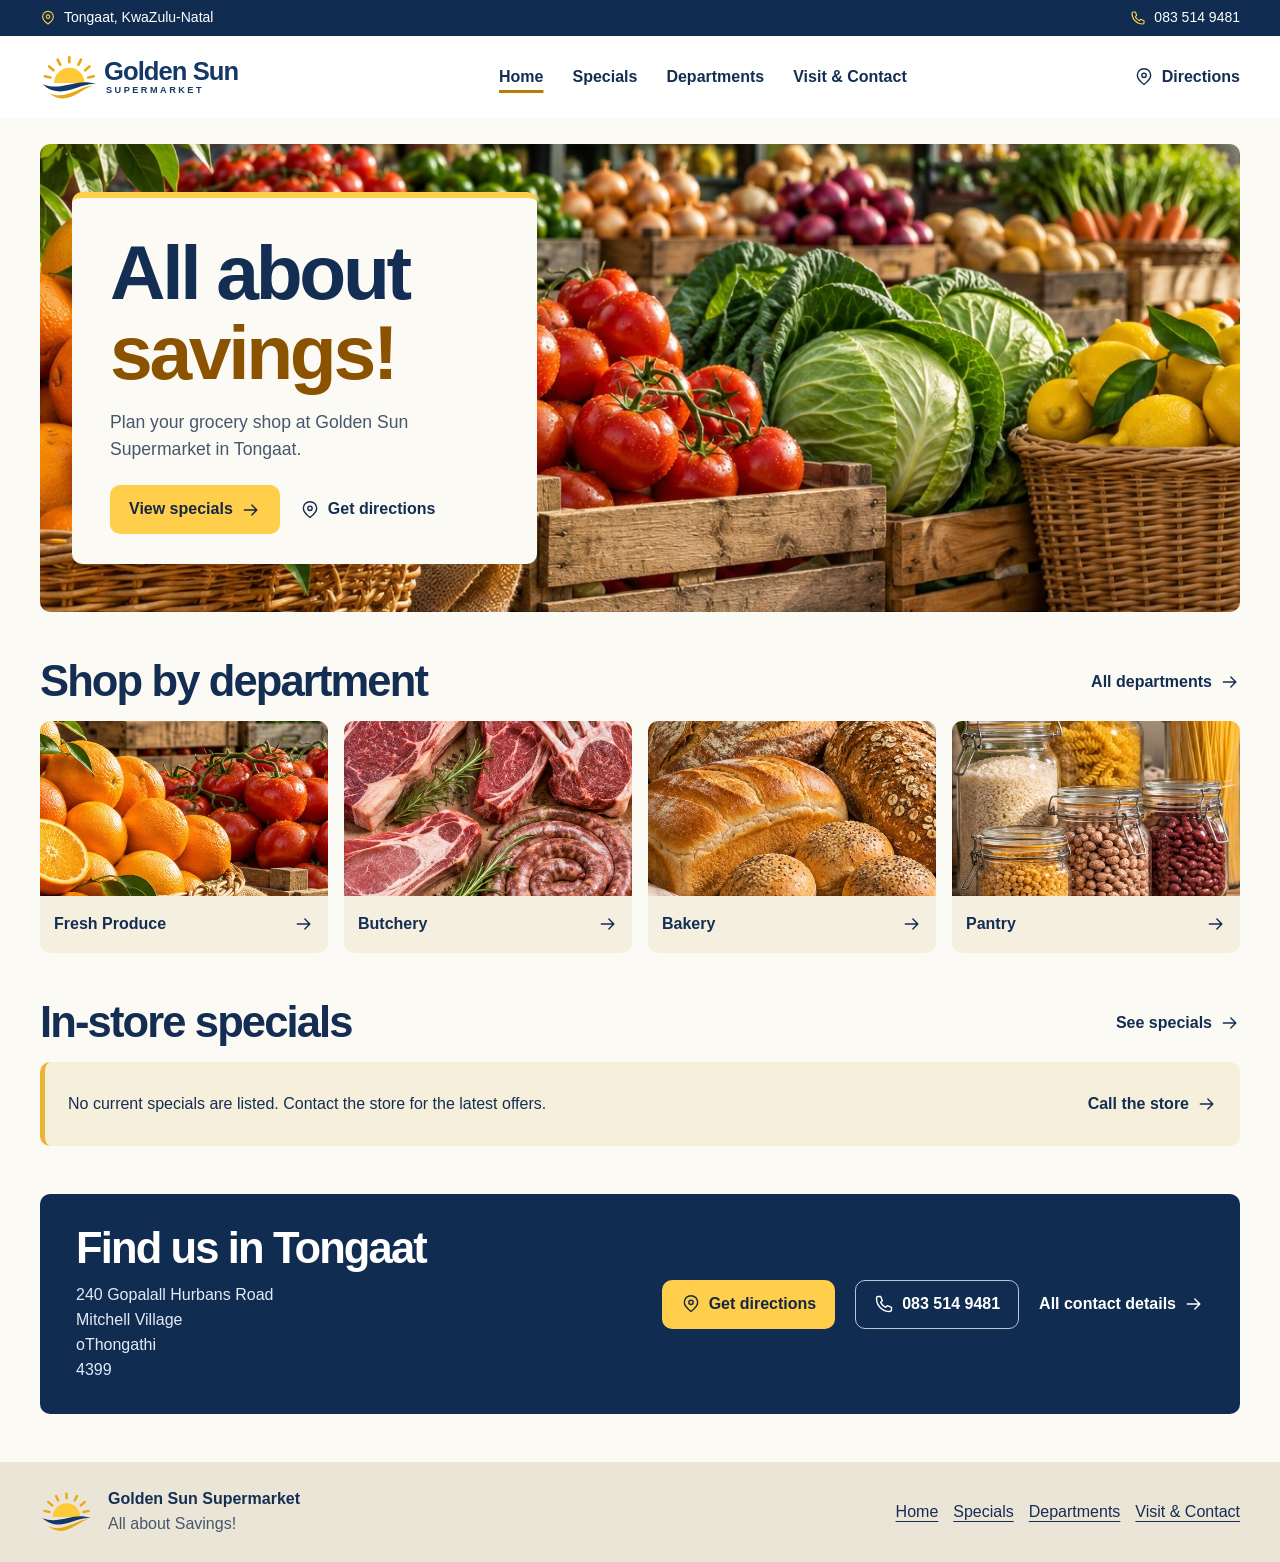
<file: index.html>
<!doctype html>
<html lang="en-ZA">
<head>
<meta charset="utf-8">
<meta name="viewport" content="width=device-width, initial-scale=1">
<meta name="description" content="Check in-store specials, browse grocery departments and find Golden Sun Supermarket in Tongaat, KwaZulu-Natal.">
<title>Golden Sun Supermarket | Tongaat</title>
<link rel="icon" href="assets/sun-mark.svg" type="image/svg+xml">
<link rel="stylesheet" href="styles.css">
<script type="module" src="site.mjs"></script>
</head>
<body>
<a class="skip" href="#main">Skip to content</a>
<div class="topbar"><div class="wrap top-inner"><span><svg aria-hidden="true" viewBox="0 0 24 24" width="20" height="20" fill="none" stroke="currentColor" stroke-width="1.7" stroke-linecap="round" stroke-linejoin="round"><path d="M20 10c0 5-8 11-8 11S4 15 4 10a8 8 0 1 1 16 0Z"/><circle cx="12" cy="10" r="2.6"/></svg> Tongaat, KwaZulu-Natal</span><a href="tel:+27835149481"><svg aria-hidden="true" viewBox="0 0 24 24" width="20" height="20" fill="none" stroke="currentColor" stroke-width="1.7" stroke-linecap="round" stroke-linejoin="round"><path d="M8 3H5a2 2 0 0 0-2 2c0 9 7 16 16 16a2 2 0 0 0 2-2v-3l-5-2-2 2a13 13 0 0 1-6-6l2-2Z"/></svg> 083 514 9481</a></div></div>
<header class="site-header"><div class="wrap header-inner"><a class="brand" href="index.html" aria-label="Golden Sun Supermarket home"><img class="logo-full" src="assets/golden-sun.svg" width="232" height="53" alt="Golden Sun Supermarket"><span class="logo-mobile" aria-hidden="true"><img src="assets/sun-mark.svg" width="43" height="36" alt="">Golden Sun</span></a>
<button class="menu-toggle" type="button" aria-expanded="false" aria-controls="primary-nav" hidden>Menu <svg aria-hidden="true" viewBox="0 0 24 24" width="20" height="20" fill="none" stroke="currentColor" stroke-width="1.7" stroke-linecap="round" stroke-linejoin="round"><path d="M4 6h16M4 12h16M4 18h16"/></svg></button>
<nav id="primary-nav" aria-label="Main navigation"><a href="index.html" aria-current="page">Home</a><a href="specials.html">Specials</a><a href="departments.html">Departments</a><a href="visit.html">Visit & Contact</a></nav><a class="header-directions text-link" href="https://www.google.com/maps/dir/?api=1&amp;destination=Golden%20Sun%20Supermarket%2C%20240%20Gopalall%20Hurbans%20Road%2C%20Mitchell%20Village%2C%20oThongathi%2C%204399%2C%20South%20Africa"><svg aria-hidden="true" viewBox="0 0 24 24" width="20" height="20" fill="none" stroke="currentColor" stroke-width="1.7" stroke-linecap="round" stroke-linejoin="round"><path d="M20 10c0 5-8 11-8 11S4 15 4 10a8 8 0 1 1 16 0Z"/><circle cx="12" cy="10" r="2.6"/></svg> Directions</a></div></header>
<main id="main" class="wrap" tabindex="-1">
    <section class="hero" aria-labelledby="home-heading">
      <img class="hero-photo" src="assets/hero.jpg" width="1536" height="511" fetchpriority="high" alt="Crates of oranges, tomatoes and leafy greens">
      <div class="hero-panel"><h1 id="home-heading">All about<br><em>savings!</em></h1><p>Plan your grocery shop at Golden Sun Supermarket in Tongaat.</p><div class="actions"><a class="button gold" href="specials.html">View specials <svg aria-hidden="true" viewBox="0 0 24 24" width="20" height="20" fill="none" stroke="currentColor" stroke-width="1.7" stroke-linecap="round" stroke-linejoin="round"><path d="M4 12h15m-6-6 6 6-6 6"/></svg></a><a class="text-link" href="https://www.google.com/maps/dir/?api=1&amp;destination=Golden%20Sun%20Supermarket%2C%20240%20Gopalall%20Hurbans%20Road%2C%20Mitchell%20Village%2C%20oThongathi%2C%204399%2C%20South%20Africa"><svg aria-hidden="true" viewBox="0 0 24 24" width="20" height="20" fill="none" stroke="currentColor" stroke-width="1.7" stroke-linecap="round" stroke-linejoin="round"><path d="M20 10c0 5-8 11-8 11S4 15 4 10a8 8 0 1 1 16 0Z"/><circle cx="12" cy="10" r="2.6"/></svg> Get directions</a></div></div>
    </section>
    <section class="section" aria-labelledby="departments-title"><div class="section-heading"><h2 id="departments-title">Shop by department</h2><a class="text-link" href="departments.html">All departments <svg aria-hidden="true" viewBox="0 0 24 24" width="20" height="20" fill="none" stroke="currentColor" stroke-width="1.7" stroke-linecap="round" stroke-linejoin="round"><path d="M4 12h15m-6-6 6 6-6 6"/></svg></a></div>
      <div class="department-grid"><a class="department-tile" href="departments.html#produce"><img class="" src="assets/produce.jpg" width="512" height="511" loading="lazy" alt="Oranges, tomatoes and greens in market crates"><span>Fresh Produce <svg aria-hidden="true" viewBox="0 0 24 24" width="20" height="20" fill="none" stroke="currentColor" stroke-width="1.7" stroke-linecap="round" stroke-linejoin="round"><path d="M4 12h15m-6-6 6 6-6 6"/></svg></span></a><a class="department-tile" href="departments.html#butchery"><img class="" src="assets/butchery.jpg" width="512" height="511" loading="lazy" alt="Raw butcher cuts with rosemary on paper"><span>Butchery <svg aria-hidden="true" viewBox="0 0 24 24" width="20" height="20" fill="none" stroke="currentColor" stroke-width="1.7" stroke-linecap="round" stroke-linejoin="round"><path d="M4 12h15m-6-6 6 6-6 6"/></svg></span></a><a class="department-tile" href="departments.html#bakery"><img class="" src="assets/bakery.jpg" width="512" height="511" loading="lazy" alt="Golden bread loaves and rolls on linen"><span>Bakery <svg aria-hidden="true" viewBox="0 0 24 24" width="20" height="20" fill="none" stroke="currentColor" stroke-width="1.7" stroke-linecap="round" stroke-linejoin="round"><path d="M4 12h15m-6-6 6 6-6 6"/></svg></span></a><a class="department-tile" href="departments.html#pantry"><img class="" src="assets/pantry.jpg" width="512" height="511" loading="lazy" alt="Dry pasta, rice and beans in glass jars"><span>Pantry <svg aria-hidden="true" viewBox="0 0 24 24" width="20" height="20" fill="none" stroke="currentColor" stroke-width="1.7" stroke-linecap="round" stroke-linejoin="round"><path d="M4 12h15m-6-6 6 6-6 6"/></svg></span></a></div>
    </section>
    <section class="section" aria-labelledby="featured-title"><div class="section-heading"><h2 id="featured-title">In-store specials</h2><a class="text-link" href="specials.html">See specials <svg aria-hidden="true" viewBox="0 0 24 24" width="20" height="20" fill="none" stroke="currentColor" stroke-width="1.7" stroke-linecap="round" stroke-linejoin="round"><path d="M4 12h15m-6-6 6 6-6 6"/></svg></a></div><div class="offers featured" data-offers><div class="empty"><p>No current specials are listed. Contact the store for the latest offers.</p><a class="text-link" href="tel:+27835149481">Call the store <svg aria-hidden="true" viewBox="0 0 24 24" width="20" height="20" fill="none" stroke="currentColor" stroke-width="1.7" stroke-linecap="round" stroke-linejoin="round"><path d="M4 12h15m-6-6 6 6-6 6"/></svg></a></div></div></section>
    <section class="visit-band" aria-labelledby="location-title"><div><h2 id="location-title">Find us in Tongaat</h2><address>240 Gopalall Hurbans Road<br>Mitchell Village<br>oThongathi<br>4399</address></div><div class="actions"><a class="button gold" href="https://www.google.com/maps/dir/?api=1&amp;destination=Golden%20Sun%20Supermarket%2C%20240%20Gopalall%20Hurbans%20Road%2C%20Mitchell%20Village%2C%20oThongathi%2C%204399%2C%20South%20Africa"><svg aria-hidden="true" viewBox="0 0 24 24" width="20" height="20" fill="none" stroke="currentColor" stroke-width="1.7" stroke-linecap="round" stroke-linejoin="round"><path d="M20 10c0 5-8 11-8 11S4 15 4 10a8 8 0 1 1 16 0Z"/><circle cx="12" cy="10" r="2.6"/></svg> Get directions</a><a class="button outline" href="tel:+27835149481"><svg aria-hidden="true" viewBox="0 0 24 24" width="20" height="20" fill="none" stroke="currentColor" stroke-width="1.7" stroke-linecap="round" stroke-linejoin="round"><path d="M8 3H5a2 2 0 0 0-2 2c0 9 7 16 16 16a2 2 0 0 0 2-2v-3l-5-2-2 2a13 13 0 0 1-6-6l2-2Z"/></svg> 083 514 9481</a><a class="text-link" href="visit.html">All contact details <svg aria-hidden="true" viewBox="0 0 24 24" width="20" height="20" fill="none" stroke="currentColor" stroke-width="1.7" stroke-linecap="round" stroke-linejoin="round"><path d="M4 12h15m-6-6 6 6-6 6"/></svg></a></div></section></main>
<footer><div class="wrap footer-inner"><div class="footer-brand"><img src="assets/sun-mark.svg" width="53" height="44" alt=""><div><strong>Golden Sun Supermarket</strong><div>All about Savings!</div></div></div><nav aria-label="Footer navigation"><a href="index.html" aria-current="page">Home</a><a href="specials.html">Specials</a><a href="departments.html">Departments</a><a href="visit.html">Visit & Contact</a></nav></div></footer>
</body>
</html>
</file>
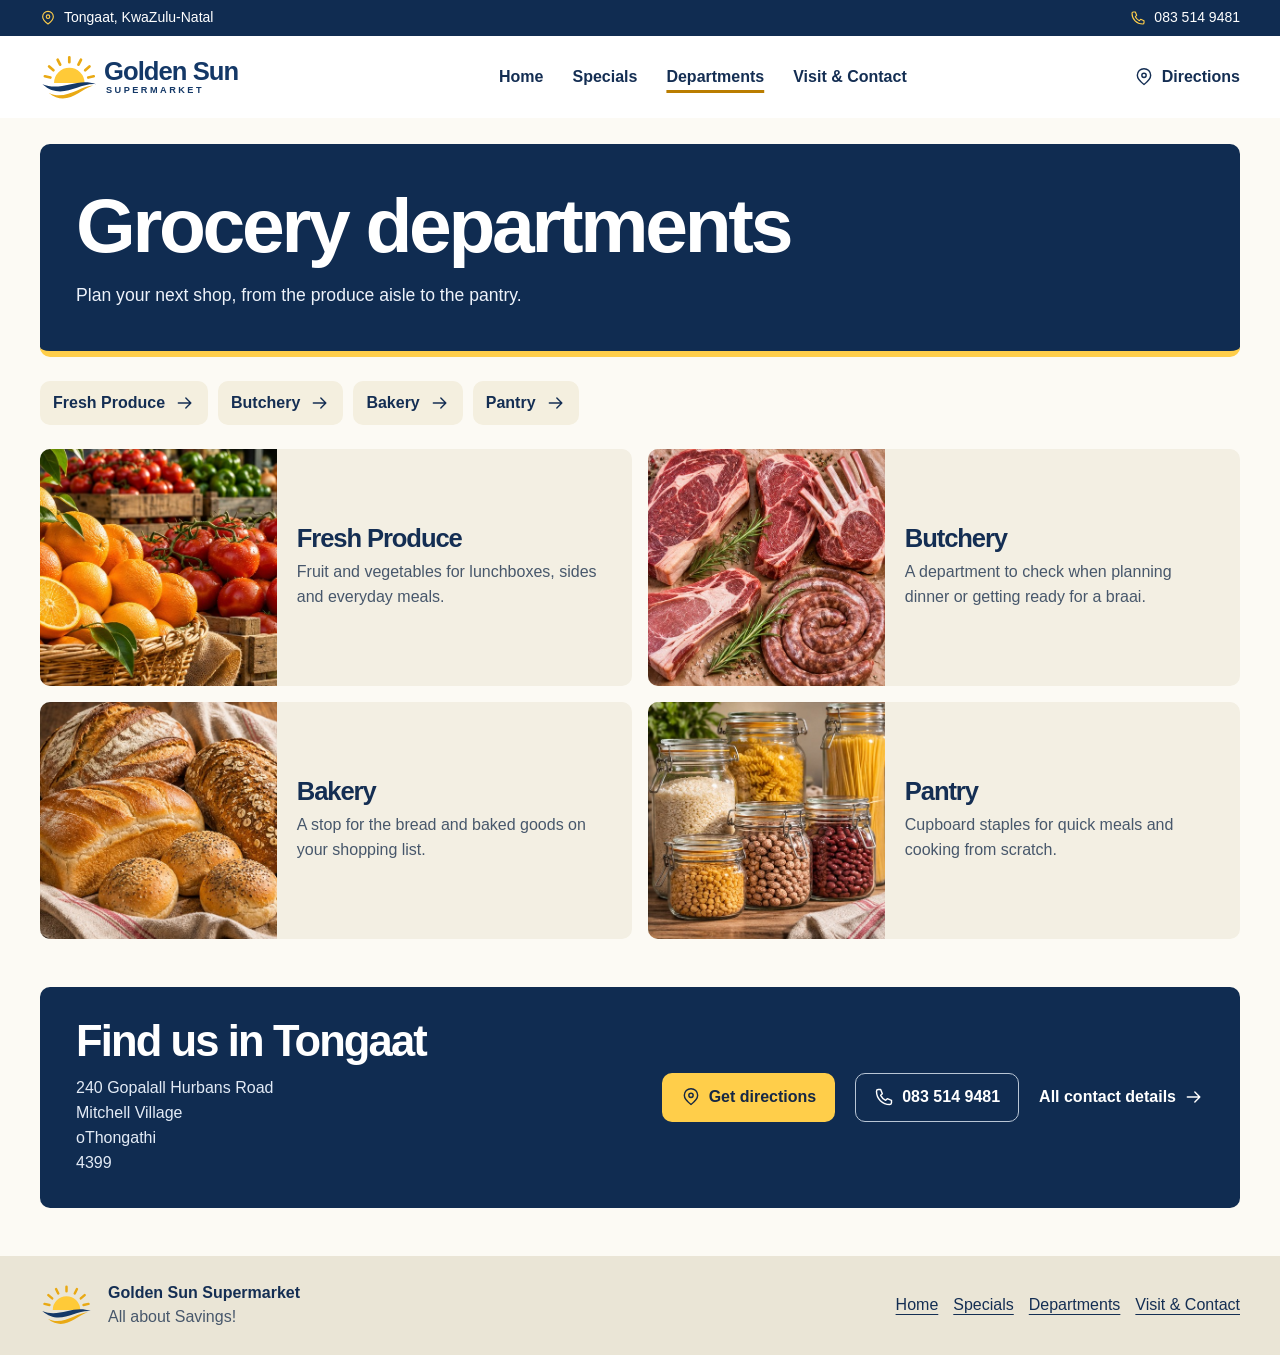
<file: departments.html>
<!doctype html>
<html lang="en-ZA">
<head>
<meta charset="utf-8">
<meta name="viewport" content="width=device-width, initial-scale=1">
<meta name="description" content="Check in-store specials, browse grocery departments and find Golden Sun Supermarket in Tongaat, KwaZulu-Natal.">
<title>Departments | Golden Sun</title>
<link rel="icon" href="assets/sun-mark.svg" type="image/svg+xml">
<link rel="stylesheet" href="styles.css">
<script type="module" src="site.mjs"></script>
</head>
<body>
<a class="skip" href="#main">Skip to content</a>
<div class="topbar"><div class="wrap top-inner"><span><svg aria-hidden="true" viewBox="0 0 24 24" width="20" height="20" fill="none" stroke="currentColor" stroke-width="1.7" stroke-linecap="round" stroke-linejoin="round"><path d="M20 10c0 5-8 11-8 11S4 15 4 10a8 8 0 1 1 16 0Z"/><circle cx="12" cy="10" r="2.6"/></svg> Tongaat, KwaZulu-Natal</span><a href="tel:+27835149481"><svg aria-hidden="true" viewBox="0 0 24 24" width="20" height="20" fill="none" stroke="currentColor" stroke-width="1.7" stroke-linecap="round" stroke-linejoin="round"><path d="M8 3H5a2 2 0 0 0-2 2c0 9 7 16 16 16a2 2 0 0 0 2-2v-3l-5-2-2 2a13 13 0 0 1-6-6l2-2Z"/></svg> 083 514 9481</a></div></div>
<header class="site-header"><div class="wrap header-inner"><a class="brand" href="index.html" aria-label="Golden Sun Supermarket home"><img class="logo-full" src="assets/golden-sun.svg" width="232" height="53" alt="Golden Sun Supermarket"><span class="logo-mobile" aria-hidden="true"><img src="assets/sun-mark.svg" width="43" height="36" alt="">Golden Sun</span></a>
<button class="menu-toggle" type="button" aria-expanded="false" aria-controls="primary-nav" hidden>Menu <svg aria-hidden="true" viewBox="0 0 24 24" width="20" height="20" fill="none" stroke="currentColor" stroke-width="1.7" stroke-linecap="round" stroke-linejoin="round"><path d="M4 6h16M4 12h16M4 18h16"/></svg></button>
<nav id="primary-nav" aria-label="Main navigation"><a href="index.html">Home</a><a href="specials.html">Specials</a><a href="departments.html" aria-current="page">Departments</a><a href="visit.html">Visit & Contact</a></nav><a class="header-directions text-link" href="https://www.google.com/maps/dir/?api=1&amp;destination=Golden%20Sun%20Supermarket%2C%20240%20Gopalall%20Hurbans%20Road%2C%20Mitchell%20Village%2C%20oThongathi%2C%204399%2C%20South%20Africa"><svg aria-hidden="true" viewBox="0 0 24 24" width="20" height="20" fill="none" stroke="currentColor" stroke-width="1.7" stroke-linecap="round" stroke-linejoin="round"><path d="M20 10c0 5-8 11-8 11S4 15 4 10a8 8 0 1 1 16 0Z"/><circle cx="12" cy="10" r="2.6"/></svg> Directions</a></div></header>
<main id="main" class="wrap" tabindex="-1">
    <section class="page-intro"><h1>Grocery departments</h1><p>Plan your next shop, from the produce aisle to the pantry.</p></section>
    <nav class="jump-links" aria-label="Jump to a department"><a href="#produce">Fresh Produce <svg aria-hidden="true" viewBox="0 0 24 24" width="20" height="20" fill="none" stroke="currentColor" stroke-width="1.7" stroke-linecap="round" stroke-linejoin="round"><path d="M4 12h15m-6-6 6 6-6 6"/></svg></a><a href="#butchery">Butchery <svg aria-hidden="true" viewBox="0 0 24 24" width="20" height="20" fill="none" stroke="currentColor" stroke-width="1.7" stroke-linecap="round" stroke-linejoin="round"><path d="M4 12h15m-6-6 6 6-6 6"/></svg></a><a href="#bakery">Bakery <svg aria-hidden="true" viewBox="0 0 24 24" width="20" height="20" fill="none" stroke="currentColor" stroke-width="1.7" stroke-linecap="round" stroke-linejoin="round"><path d="M4 12h15m-6-6 6 6-6 6"/></svg></a><a href="#pantry">Pantry <svg aria-hidden="true" viewBox="0 0 24 24" width="20" height="20" fill="none" stroke="currentColor" stroke-width="1.7" stroke-linecap="round" stroke-linejoin="round"><path d="M4 12h15m-6-6 6 6-6 6"/></svg></a></nav>
    <section class="department-details" aria-label="Departments"><article id="produce" class="department-detail"><img class="" src="assets/produce.jpg" width="512" height="511" loading="lazy" alt="Oranges, tomatoes and greens in market crates"><div><h2>Fresh Produce</h2><p>Fruit and vegetables for lunchboxes, sides and everyday meals.</p></div></article><article id="butchery" class="department-detail"><img class="" src="assets/butchery.jpg" width="512" height="511" loading="lazy" alt="Raw butcher cuts with rosemary on paper"><div><h2>Butchery</h2><p>A department to check when planning dinner or getting ready for a braai.</p></div></article><article id="bakery" class="department-detail"><img class="" src="assets/bakery.jpg" width="512" height="511" loading="lazy" alt="Golden bread loaves and rolls on linen"><div><h2>Bakery</h2><p>A stop for the bread and baked goods on your shopping list.</p></div></article><article id="pantry" class="department-detail"><img class="" src="assets/pantry.jpg" width="512" height="511" loading="lazy" alt="Dry pasta, rice and beans in glass jars"><div><h2>Pantry</h2><p>Cupboard staples for quick meals and cooking from scratch.</p></div></article></section>
    <section class="section inner-section" id="department-products" aria-labelledby="department-offers-title" hidden><h2 id="department-offers-title">Products on special</h2><div class="offers" data-offers></div></section><section class="visit-band" aria-labelledby="location-title"><div><h2 id="location-title">Find us in Tongaat</h2><address>240 Gopalall Hurbans Road<br>Mitchell Village<br>oThongathi<br>4399</address></div><div class="actions"><a class="button gold" href="https://www.google.com/maps/dir/?api=1&amp;destination=Golden%20Sun%20Supermarket%2C%20240%20Gopalall%20Hurbans%20Road%2C%20Mitchell%20Village%2C%20oThongathi%2C%204399%2C%20South%20Africa"><svg aria-hidden="true" viewBox="0 0 24 24" width="20" height="20" fill="none" stroke="currentColor" stroke-width="1.7" stroke-linecap="round" stroke-linejoin="round"><path d="M20 10c0 5-8 11-8 11S4 15 4 10a8 8 0 1 1 16 0Z"/><circle cx="12" cy="10" r="2.6"/></svg> Get directions</a><a class="button outline" href="tel:+27835149481"><svg aria-hidden="true" viewBox="0 0 24 24" width="20" height="20" fill="none" stroke="currentColor" stroke-width="1.7" stroke-linecap="round" stroke-linejoin="round"><path d="M8 3H5a2 2 0 0 0-2 2c0 9 7 16 16 16a2 2 0 0 0 2-2v-3l-5-2-2 2a13 13 0 0 1-6-6l2-2Z"/></svg> 083 514 9481</a><a class="text-link" href="visit.html">All contact details <svg aria-hidden="true" viewBox="0 0 24 24" width="20" height="20" fill="none" stroke="currentColor" stroke-width="1.7" stroke-linecap="round" stroke-linejoin="round"><path d="M4 12h15m-6-6 6 6-6 6"/></svg></a></div></section></main>
<footer><div class="wrap footer-inner"><div class="footer-brand"><img src="assets/sun-mark.svg" width="53" height="44" alt=""><div><strong>Golden Sun Supermarket</strong><div>All about Savings!</div></div></div><nav aria-label="Footer navigation"><a href="index.html">Home</a><a href="specials.html">Specials</a><a href="departments.html" aria-current="page">Departments</a><a href="visit.html">Visit & Contact</a></nav></div></footer>
</body>
</html>
</file>
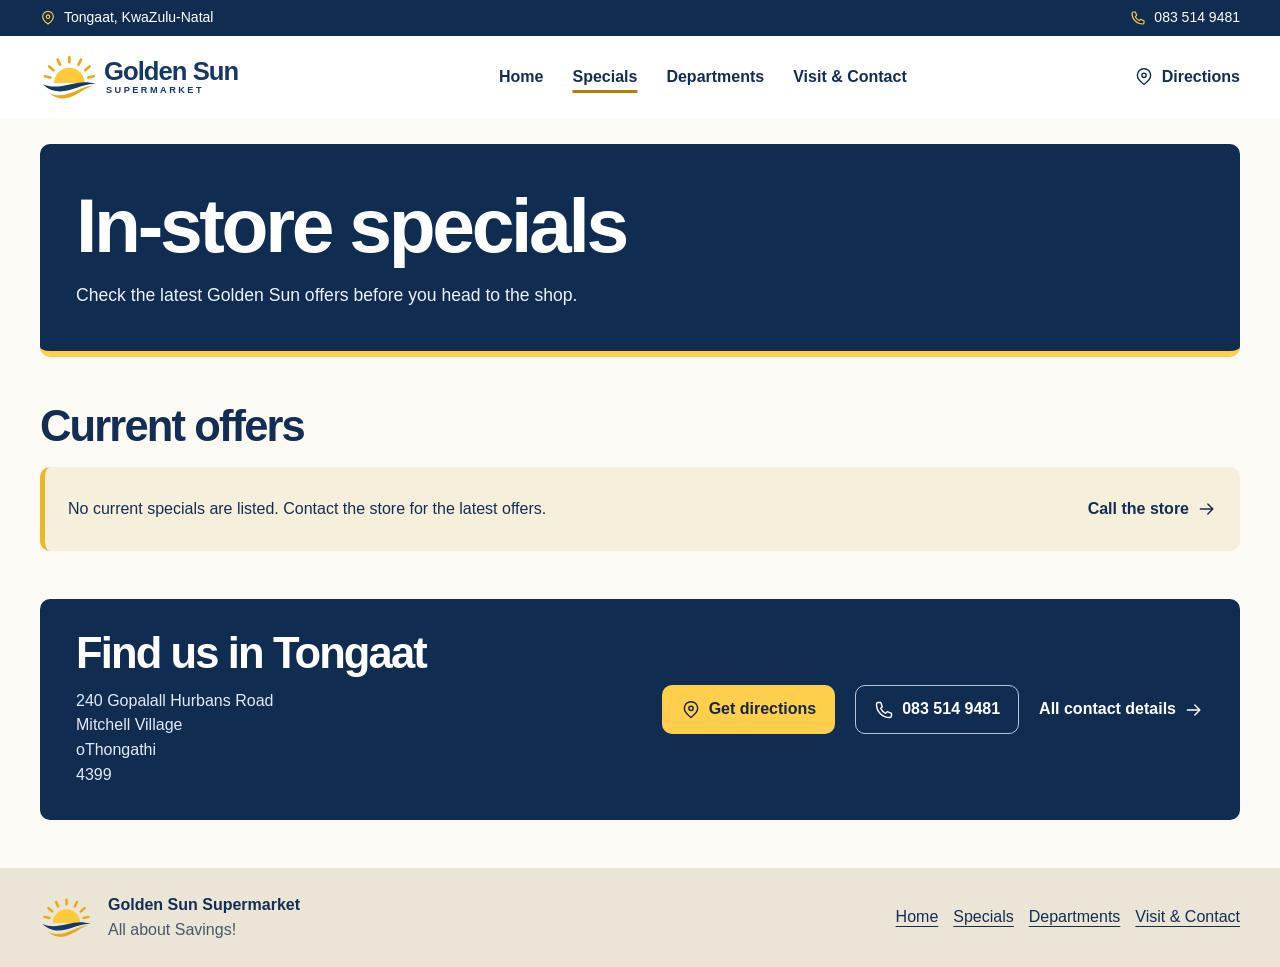
<file: specials.html>
<!doctype html>
<html lang="en-ZA">
<head>
<meta charset="utf-8">
<meta name="viewport" content="width=device-width, initial-scale=1">
<meta name="description" content="Check in-store specials, browse grocery departments and find Golden Sun Supermarket in Tongaat, KwaZulu-Natal.">
<title>In-store specials | Golden Sun</title>
<link rel="icon" href="assets/sun-mark.svg" type="image/svg+xml">
<link rel="stylesheet" href="styles.css">
<script type="module" src="site.mjs"></script>
</head>
<body>
<a class="skip" href="#main">Skip to content</a>
<div class="topbar"><div class="wrap top-inner"><span><svg aria-hidden="true" viewBox="0 0 24 24" width="20" height="20" fill="none" stroke="currentColor" stroke-width="1.7" stroke-linecap="round" stroke-linejoin="round"><path d="M20 10c0 5-8 11-8 11S4 15 4 10a8 8 0 1 1 16 0Z"/><circle cx="12" cy="10" r="2.6"/></svg> Tongaat, KwaZulu-Natal</span><a href="tel:+27835149481"><svg aria-hidden="true" viewBox="0 0 24 24" width="20" height="20" fill="none" stroke="currentColor" stroke-width="1.7" stroke-linecap="round" stroke-linejoin="round"><path d="M8 3H5a2 2 0 0 0-2 2c0 9 7 16 16 16a2 2 0 0 0 2-2v-3l-5-2-2 2a13 13 0 0 1-6-6l2-2Z"/></svg> 083 514 9481</a></div></div>
<header class="site-header"><div class="wrap header-inner"><a class="brand" href="index.html" aria-label="Golden Sun Supermarket home"><img class="logo-full" src="assets/golden-sun.svg" width="232" height="53" alt="Golden Sun Supermarket"><span class="logo-mobile" aria-hidden="true"><img src="assets/sun-mark.svg" width="43" height="36" alt="">Golden Sun</span></a>
<button class="menu-toggle" type="button" aria-expanded="false" aria-controls="primary-nav" hidden>Menu <svg aria-hidden="true" viewBox="0 0 24 24" width="20" height="20" fill="none" stroke="currentColor" stroke-width="1.7" stroke-linecap="round" stroke-linejoin="round"><path d="M4 6h16M4 12h16M4 18h16"/></svg></button>
<nav id="primary-nav" aria-label="Main navigation"><a href="index.html">Home</a><a href="specials.html" aria-current="page">Specials</a><a href="departments.html">Departments</a><a href="visit.html">Visit & Contact</a></nav><a class="header-directions text-link" href="https://www.google.com/maps/dir/?api=1&amp;destination=Golden%20Sun%20Supermarket%2C%20240%20Gopalall%20Hurbans%20Road%2C%20Mitchell%20Village%2C%20oThongathi%2C%204399%2C%20South%20Africa"><svg aria-hidden="true" viewBox="0 0 24 24" width="20" height="20" fill="none" stroke="currentColor" stroke-width="1.7" stroke-linecap="round" stroke-linejoin="round"><path d="M20 10c0 5-8 11-8 11S4 15 4 10a8 8 0 1 1 16 0Z"/><circle cx="12" cy="10" r="2.6"/></svg> Directions</a></div></header>
<main id="main" class="wrap" tabindex="-1">
    <section class="page-intro"><h1>In-store specials</h1><p>Check the latest Golden Sun offers before you head to the shop.</p></section>
    <section class="section inner-section" aria-labelledby="specials-title"><h2 id="specials-title">Current offers</h2><div class="offers " data-offers><div class="empty"><p>No current specials are listed. Contact the store for the latest offers.</p><a class="text-link" href="tel:+27835149481">Call the store <svg aria-hidden="true" viewBox="0 0 24 24" width="20" height="20" fill="none" stroke="currentColor" stroke-width="1.7" stroke-linecap="round" stroke-linejoin="round"><path d="M4 12h15m-6-6 6 6-6 6"/></svg></a></div></div></section><section class="visit-band" aria-labelledby="location-title"><div><h2 id="location-title">Find us in Tongaat</h2><address>240 Gopalall Hurbans Road<br>Mitchell Village<br>oThongathi<br>4399</address></div><div class="actions"><a class="button gold" href="https://www.google.com/maps/dir/?api=1&amp;destination=Golden%20Sun%20Supermarket%2C%20240%20Gopalall%20Hurbans%20Road%2C%20Mitchell%20Village%2C%20oThongathi%2C%204399%2C%20South%20Africa"><svg aria-hidden="true" viewBox="0 0 24 24" width="20" height="20" fill="none" stroke="currentColor" stroke-width="1.7" stroke-linecap="round" stroke-linejoin="round"><path d="M20 10c0 5-8 11-8 11S4 15 4 10a8 8 0 1 1 16 0Z"/><circle cx="12" cy="10" r="2.6"/></svg> Get directions</a><a class="button outline" href="tel:+27835149481"><svg aria-hidden="true" viewBox="0 0 24 24" width="20" height="20" fill="none" stroke="currentColor" stroke-width="1.7" stroke-linecap="round" stroke-linejoin="round"><path d="M8 3H5a2 2 0 0 0-2 2c0 9 7 16 16 16a2 2 0 0 0 2-2v-3l-5-2-2 2a13 13 0 0 1-6-6l2-2Z"/></svg> 083 514 9481</a><a class="text-link" href="visit.html">All contact details <svg aria-hidden="true" viewBox="0 0 24 24" width="20" height="20" fill="none" stroke="currentColor" stroke-width="1.7" stroke-linecap="round" stroke-linejoin="round"><path d="M4 12h15m-6-6 6 6-6 6"/></svg></a></div></section></main>
<footer><div class="wrap footer-inner"><div class="footer-brand"><img src="assets/sun-mark.svg" width="53" height="44" alt=""><div><strong>Golden Sun Supermarket</strong><div>All about Savings!</div></div></div><nav aria-label="Footer navigation"><a href="index.html">Home</a><a href="specials.html" aria-current="page">Specials</a><a href="departments.html">Departments</a><a href="visit.html">Visit & Contact</a></nav></div></footer>
</body>
</html>
</file>
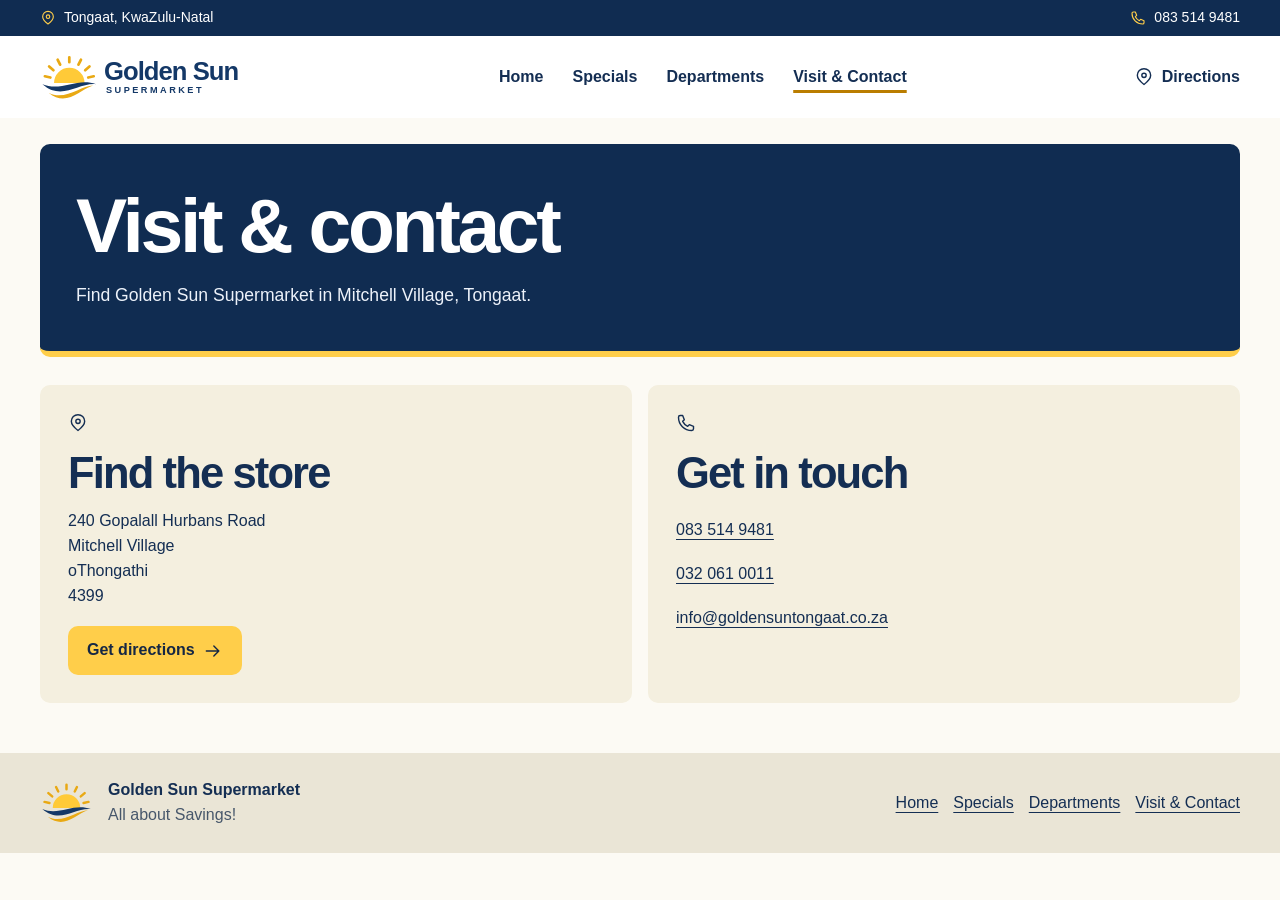
<file: visit.html>
<!doctype html>
<html lang="en-ZA">
<head>
<meta charset="utf-8">
<meta name="viewport" content="width=device-width, initial-scale=1">
<meta name="description" content="Check in-store specials, browse grocery departments and find Golden Sun Supermarket in Tongaat, KwaZulu-Natal.">
<title>Visit & contact | Golden Sun</title>
<link rel="icon" href="assets/sun-mark.svg" type="image/svg+xml">
<link rel="stylesheet" href="styles.css">
<script type="module" src="site.mjs"></script>
</head>
<body>
<a class="skip" href="#main">Skip to content</a>
<div class="topbar"><div class="wrap top-inner"><span><svg aria-hidden="true" viewBox="0 0 24 24" width="20" height="20" fill="none" stroke="currentColor" stroke-width="1.7" stroke-linecap="round" stroke-linejoin="round"><path d="M20 10c0 5-8 11-8 11S4 15 4 10a8 8 0 1 1 16 0Z"/><circle cx="12" cy="10" r="2.6"/></svg> Tongaat, KwaZulu-Natal</span><a href="tel:+27835149481"><svg aria-hidden="true" viewBox="0 0 24 24" width="20" height="20" fill="none" stroke="currentColor" stroke-width="1.7" stroke-linecap="round" stroke-linejoin="round"><path d="M8 3H5a2 2 0 0 0-2 2c0 9 7 16 16 16a2 2 0 0 0 2-2v-3l-5-2-2 2a13 13 0 0 1-6-6l2-2Z"/></svg> 083 514 9481</a></div></div>
<header class="site-header"><div class="wrap header-inner"><a class="brand" href="index.html" aria-label="Golden Sun Supermarket home"><img class="logo-full" src="assets/golden-sun.svg" width="232" height="53" alt="Golden Sun Supermarket"><span class="logo-mobile" aria-hidden="true"><img src="assets/sun-mark.svg" width="43" height="36" alt="">Golden Sun</span></a>
<button class="menu-toggle" type="button" aria-expanded="false" aria-controls="primary-nav" hidden>Menu <svg aria-hidden="true" viewBox="0 0 24 24" width="20" height="20" fill="none" stroke="currentColor" stroke-width="1.7" stroke-linecap="round" stroke-linejoin="round"><path d="M4 6h16M4 12h16M4 18h16"/></svg></button>
<nav id="primary-nav" aria-label="Main navigation"><a href="index.html">Home</a><a href="specials.html">Specials</a><a href="departments.html">Departments</a><a href="visit.html" aria-current="page">Visit & Contact</a></nav><a class="header-directions text-link" href="https://www.google.com/maps/dir/?api=1&amp;destination=Golden%20Sun%20Supermarket%2C%20240%20Gopalall%20Hurbans%20Road%2C%20Mitchell%20Village%2C%20oThongathi%2C%204399%2C%20South%20Africa"><svg aria-hidden="true" viewBox="0 0 24 24" width="20" height="20" fill="none" stroke="currentColor" stroke-width="1.7" stroke-linecap="round" stroke-linejoin="round"><path d="M20 10c0 5-8 11-8 11S4 15 4 10a8 8 0 1 1 16 0Z"/><circle cx="12" cy="10" r="2.6"/></svg> Directions</a></div></header>
<main id="main" class="wrap" tabindex="-1">
    <section class="page-intro"><h1>Visit &amp; contact</h1><p>Find Golden Sun Supermarket in Mitchell Village, Tongaat.</p></section>
    <div class="contact-grid">
      <section class="contact-block"><span class="contact-icon"><svg aria-hidden="true" viewBox="0 0 24 24" width="20" height="20" fill="none" stroke="currentColor" stroke-width="1.7" stroke-linecap="round" stroke-linejoin="round"><path d="M20 10c0 5-8 11-8 11S4 15 4 10a8 8 0 1 1 16 0Z"/><circle cx="12" cy="10" r="2.6"/></svg></span><h2>Find the store</h2><address>240 Gopalall Hurbans Road<br>Mitchell Village<br>oThongathi<br>4399</address><a class="button gold" href="https://www.google.com/maps/dir/?api=1&amp;destination=Golden%20Sun%20Supermarket%2C%20240%20Gopalall%20Hurbans%20Road%2C%20Mitchell%20Village%2C%20oThongathi%2C%204399%2C%20South%20Africa">Get directions <svg aria-hidden="true" viewBox="0 0 24 24" width="20" height="20" fill="none" stroke="currentColor" stroke-width="1.7" stroke-linecap="round" stroke-linejoin="round"><path d="M4 12h15m-6-6 6 6-6 6"/></svg></a></section>
      <section class="contact-block"><span class="contact-icon"><svg aria-hidden="true" viewBox="0 0 24 24" width="20" height="20" fill="none" stroke="currentColor" stroke-width="1.7" stroke-linecap="round" stroke-linejoin="round"><path d="M8 3H5a2 2 0 0 0-2 2c0 9 7 16 16 16a2 2 0 0 0 2-2v-3l-5-2-2 2a13 13 0 0 1-6-6l2-2Z"/></svg></span><h2>Get in touch</h2><ul><li><a href="tel:+27835149481">083 514 9481</a></li><li><a href="tel:+27320610011">032 061 0011</a></li><li><a href="mailto:info@goldensuntongaat.co.za">info@goldensuntongaat.co.za</a></li></ul></section>
    </div></main>
<footer><div class="wrap footer-inner"><div class="footer-brand"><img src="assets/sun-mark.svg" width="53" height="44" alt=""><div><strong>Golden Sun Supermarket</strong><div>All about Savings!</div></div></div><nav aria-label="Footer navigation"><a href="index.html">Home</a><a href="specials.html">Specials</a><a href="departments.html">Departments</a><a href="visit.html" aria-current="page">Visit & Contact</a></nav></div></footer>
</body>
</html>
</file>
<file: styles.css>
:root{--ink:#142e53;--blue:#102c51;--gold:#ffce4a;--paper:#fcfaf4;--pale:#f4efdf;--muted:#47576b;--radius:10px;font-family:"Segoe UI",Arial,sans-serif;color:var(--ink);background:var(--paper);font-size:16px;line-height:1.55}
*{box-sizing:border-box}body{margin:0}img{display:block;max-width:100%}a{color:inherit;text-underline-offset:.23em}button,input,select{font:inherit}button,a,input,select{-webkit-tap-highlight-color:transparent}:focus-visible{outline:3px solid #1167a6;outline-offset:4px}#main:focus{outline:none}[hidden]{display:none!important}
.wrap{width:min(1240px,calc(100% - 80px));margin-inline:auto}.skip{position:absolute;left:16px;top:12px;background:white;padding:12px 18px;z-index:4;transform:translateY(-160%)}.skip:focus{transform:none}
.topbar{background:var(--blue);color:#fff;font-size:.875rem}.top-inner,.top-inner a,.top-inner span{display:flex;align-items:center;gap:8px}.top-inner{justify-content:space-between;min-height:36px}.top-inner a{text-decoration:none}.top-inner svg{width:16px;height:16px;color:var(--gold)}
.site-header{background:#fff}.header-inner{min-height:82px;display:flex;align-items:center;justify-content:space-between;gap:24px}.brand{text-decoration:none;flex:none}.logo-mobile,.menu-toggle{display:none}.site-header nav{display:flex;align-items:center;gap:29px}.site-header nav a{min-height:44px;display:flex;align-items:center;text-decoration:none;font-weight:650;white-space:nowrap}.site-header nav a[aria-current=page]{text-decoration:underline;text-decoration-color:#ba7d00;text-decoration-thickness:3px;text-underline-offset:8px}
.text-link,.button{display:inline-flex;align-items:center;justify-content:center;gap:8px;min-height:44px;font-weight:700;text-decoration:none}.text-link:hover{text-decoration:underline}.button{padding:11px 18px;border:1px solid transparent;border-radius:var(--radius);transition:background-color 140ms ease}.gold{background:var(--gold);color:#152744}.gold:hover{background:#ffdb74}.outline{border-color:#b9c6d5;color:#fff}.outline:hover{background:#21436a}.button:active{transform:scale(.98)}.actions{display:flex;align-items:center;gap:20px;flex-wrap:wrap}
.hero{margin-top:26px;position:relative;display:flex;align-items:center;min-height:468px;isolation:isolate;overflow:hidden;border-radius:var(--radius);padding:32px}.hero-photo{position:absolute;inset:0;width:100%;height:100%;object-fit:cover;object-position:61% center;z-index:-1}.hero-panel{padding:35px 38px 30px;background:var(--paper);border-radius:var(--radius);width:min(100%,465px);border-top:6px solid var(--gold)}h1,h2,h3,p{margin:0}h1,h2,h3{line-height:1.04;letter-spacing:-.043em}h1{font-size:clamp(3.1rem,6vw,6rem);font-weight:850}.hero h1{font-size:clamp(3.65rem,6vw,5.45rem)}.hero em{font-style:normal;color:#8b5300}.hero p,.page-intro p{margin-top:16px;color:var(--muted);font-size:1.1rem;max-width:36ch}.hero .actions{margin-top:22px}
.section{margin-block:47px}.section-heading{display:flex;align-items:end;justify-content:space-between;gap:12px;margin-bottom:17px}h2{font-size:clamp(1.8rem,3.4vw,2.75rem);font-weight:800}.department-grid,.department-details{display:grid;grid-template-columns:repeat(4,minmax(0,1fr));gap:16px}.department-tile{display:block;text-decoration:none;border-radius:var(--radius);overflow:hidden;background:var(--pale)}.department-tile img{width:100%;height:auto;aspect-ratio:1.65;object-fit:cover}.department-tile span{min-height:57px;padding:10px 14px;display:flex;gap:8px;align-items:center;justify-content:space-between;font-weight:750}.department-tile:hover span{background:#fae6a5}.department-tile svg{flex:none}
.empty{padding:20px 23px;border-left:5px solid #eab531;background:#f5efdc;display:flex;justify-content:space-between;align-items:center;gap:12px;border-radius:var(--radius)}.visit-band{background:var(--blue);color:#fff;padding:32px 36px;border-radius:var(--radius);margin:48px 0;display:flex;align-items:center;justify-content:space-between;gap:24px}.visit-band address{margin-top:12px;color:#e3ebf6}address{font-style:normal}.page-intro{margin-top:26px;background:var(--blue);color:#fff;border-radius:var(--radius);border-bottom:6px solid var(--gold);padding:42px 36px}.page-intro p{color:#edf2fa;max-width:55ch}.inner-section>h2{margin-bottom:18px}.jump-links{display:flex;flex-wrap:wrap;gap:10px;margin:24px 0}.jump-links a{display:flex;align-items:center;gap:10px;min-height:44px;padding:8px 13px;font-weight:700;background:var(--pale);border-radius:var(--radius);text-decoration:none}.jump-links a:hover{background:#fae6a5}
.department-details{grid-template-columns:repeat(2,minmax(0,1fr))}.department-detail{display:grid;grid-template-columns:40% 1fr;min-height:180px;overflow:hidden;border-radius:var(--radius);background:#f3efe3;scroll-margin-top:18px}.department-detail:target{outline:3px solid #9c6803;outline-offset:3px}.department-detail img{width:100%;height:100%;object-fit:cover}.department-detail div{align-self:center;padding:20px}.department-detail h2,.offer h3{font-size:1.6rem}.department-detail p{margin-top:8px;color:var(--muted)}
.contact-grid{display:grid;grid-template-columns:1fr 1fr;gap:16px;margin:28px 0 50px}.contact-block{padding:28px;background:var(--pale);border-radius:var(--radius)}.contact-icon{display:block;margin-bottom:10px}.contact-block address{margin:13px 0 18px}.contact-block ul{list-style:none;margin:12px 0 0;padding:0}.contact-block li a{display:inline-flex;align-items:center;min-height:44px;overflow-wrap:anywhere}
footer{background:#eae5d6;padding:25px 0}.footer-inner,.footer-brand,footer nav{display:flex;align-items:center;gap:15px}.footer-inner{justify-content:space-between}.footer-brand div div{color:var(--muted)}footer nav{flex-wrap:wrap}footer nav a{display:flex;min-height:44px;align-items:center}
.offer-controls{display:flex;gap:16px;flex-wrap:wrap;margin:0 0 14px}.offer-controls label{display:grid;gap:3px;font-weight:650}.offer-controls input,.offer-controls select{min-height:44px;border:1px solid #71849b;border-radius:var(--radius);background:white;color:var(--ink);padding:6px 10px;max-width:100%}.offer-grid{display:grid;grid-template-columns:repeat(3,minmax(0,1fr));gap:16px;margin-top:12px}.offer{padding:19px;background:#f5efdc;border-top:5px solid #eab531;border-radius:var(--radius)}.offer p,.offer h3{margin-bottom:6px;overflow-wrap:anywhere}.offer .price{font-size:1.75rem;font-weight:850;line-height:1.25}.offer time{white-space:nowrap}.offer a{min-height:44px;display:inline-flex;align-items:center;font-weight:700}
@media(max-width:980px){.wrap{width:calc(100% - 48px)}.header-directions{display:none}.site-header nav{gap:19px}}
@media(max-width:700px){.wrap{width:calc(100% - 32px)}.top-inner{min-height:36px;gap:8px}.top-inner a{min-height:36px}.top-inner span svg{display:none}.header-inner{min-height:63px;flex-wrap:wrap;gap:0}.logo-full{display:none}.logo-mobile{display:flex;align-items:center;gap:7px;font-size:1.3rem;font-weight:850;letter-spacing:-.055em}.menu-toggle:not([hidden]){display:inline-flex;align-items:center;gap:6px;min-height:44px;padding:5px 9px;border:1px solid #c1cad5;background:white;color:var(--ink);border-radius:var(--radius);font-weight:700}.site-header nav{width:100%;display:grid;grid-template-columns:1fr 1fr;gap:0;padding-bottom:10px}.menu-toggle[aria-expanded=false]+nav{display:none}.menu-toggle[hidden]+nav{display:grid}.hero{margin-top:15px;padding:0;display:block;min-height:0;background:var(--pale)}.hero-photo{position:static;height:clamp(150px,40vw,260px);object-position:51% center}.hero-panel{position:relative;width:auto;border-radius:0;padding:18px 18px 20px}.hero h1{font-size:clamp(2.9rem,12vw,4.5rem)}.hero h1 em{white-space:nowrap}.hero p{margin-top:10px}.hero .actions{margin-top:13px;gap:6px 15px}.section{margin-block:31px}.section-heading{align-items:start;flex-wrap:wrap;gap:4px 14px;margin-bottom:12px}.department-grid,.offer-grid{grid-template-columns:repeat(2,minmax(0,1fr));gap:10px}.department-tile span{padding-inline:10px}.department-tile svg{width:16px}.empty,.visit-band,.footer-inner{align-items:flex-start;flex-direction:column;gap:10px}.visit-band{padding:22px;margin:30px 0}.page-intro{margin-top:15px;padding:27px 18px}.department-details,.contact-grid{grid-template-columns:1fr}.contact-block{padding:20px}.visit-band .actions{gap:9px}.department-detail{min-height:145px}.footer-inner nav{gap:3px 15px}}
@media(max-width:420px){.offer-grid{grid-template-columns:1fr}}
@media(prefers-reduced-motion:reduce){.button{transition:none}.button:active{transform:none}}
.visit-band :focus-visible,.topbar :focus-visible{outline-color:var(--gold)}
</file>
